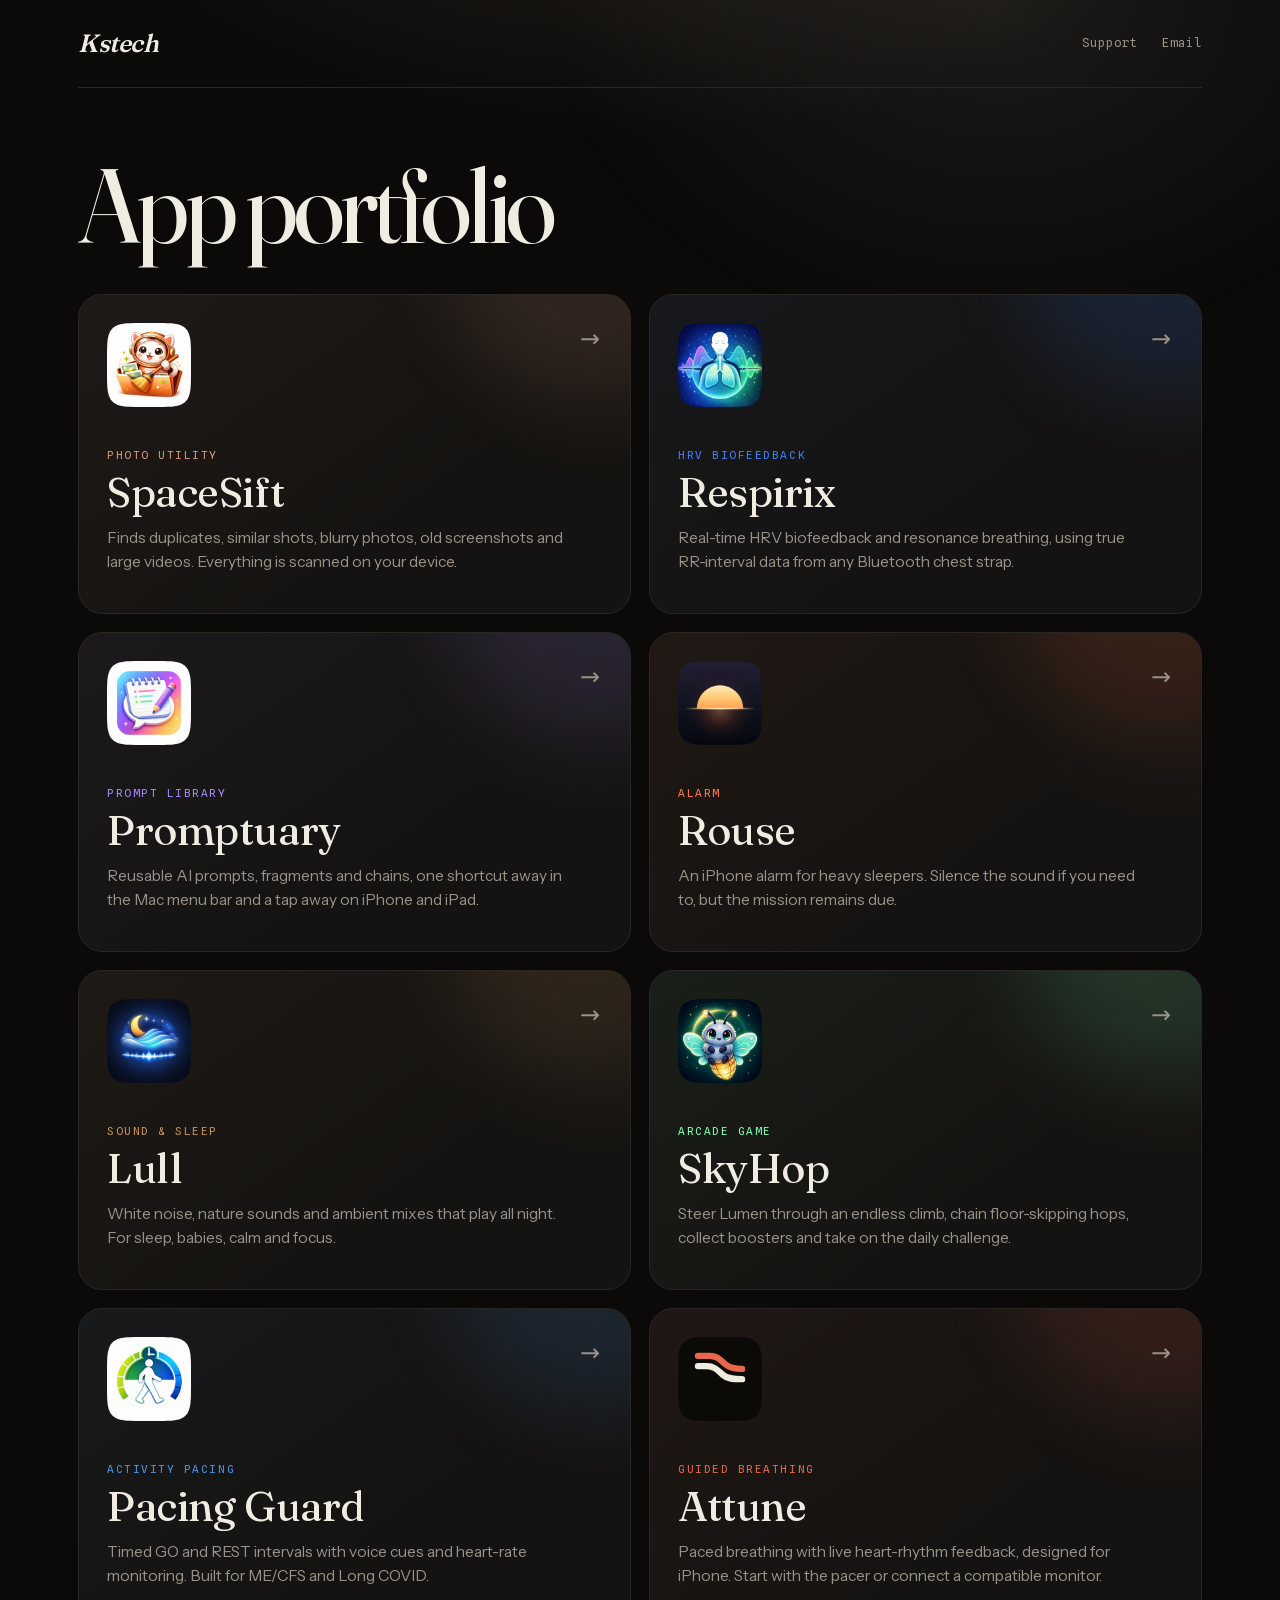
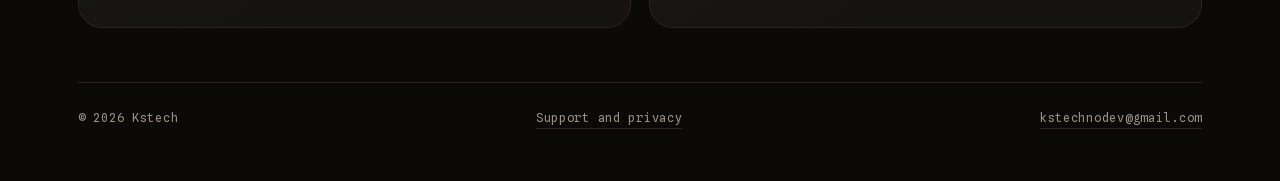
<file: index.html>
<!doctype html>
<html lang="en">
<head>
<meta charset="utf-8">
<meta name="viewport" content="width=device-width, initial-scale=1">
<title>Kstech</title>
<meta name="description" content="Apps from Kstech: SpaceSift, Respirix, Promptuary, Rouse, Lull, SkyHop, Pacing Guard and Attune.">
<meta name="theme-color" content="#0B0A09">
<meta property="og:title" content="Kstech">
<meta property="og:description" content="SpaceSift, Respirix, Promptuary, Rouse, Lull, SkyHop, Pacing Guard and Attune.">
<meta property="og:type" content="website">
<meta property="og:image" content="https://kstech.no/assets/og/kstech.png">
<meta property="og:url" content="https://kstech.no/">
<meta name="twitter:card" content="summary_large_image">

<link rel="icon" href="/assets/favicon-32.png" sizes="32x32">
<link rel="icon" href="/assets/icon-512.png" sizes="512x512">
<link rel="apple-touch-icon" href="/assets/apple-touch-icon.png">

<!-- ============================================================
  Remaining content notes. See README.md §2 for the remaining inventory.
  1. Lull's accent below is the one unverified color. Every other
     accent is the app's own dark-mode --accent, read from its
     live stylesheet.
  2. Legacy app-page icons live in <app>/assets/app-icon.png. Portfolio-only
     logos for the separately hosted apps live in /assets/apps/. Regenerate
     the OG cards and favicon with: python3 scripts/gen-assets.py
============================================================ -->

<link rel="preload" href="/assets/fonts/fraunces-latin-63f165.woff2" as="font" type="font/woff2" crossorigin>
<link rel="preload" href="/assets/fonts/instrument-sans-latin-e190a6.woff2" as="font" type="font/woff2" crossorigin>
<link rel="stylesheet" href="/assets/fonts.css">

<style>
  :root{
    --ink:#0B0A09;        /* warm near-black page ground */
    --card:#151311;       /* app surface */
    --line:#2A2622;       /* hairlines */
    --bone:#F1ECE2;       /* primary text */
    --mist:#9A9287;       /* secondary text */
    --serif:"Fraunces", Georgia, "Times New Roman", serif;
    --sans:"Instrument Sans", system-ui, -apple-system, sans-serif;
    --mono:"Spline Sans Mono", ui-monospace, "SF Mono", Menlo, monospace;
    --squircle:url("/assets/squircle.svg");
    --ambient:var(--mist);   /* recolored by whichever row has attention */
  }

  *{ box-sizing:border-box; margin:0; padding:0; }
  html{ scroll-behavior:smooth; }
  body{
    min-height:100vh;
    background:
      radial-gradient(900px 520px at 50% -240px, #2B2520 0%, transparent 72%),
      var(--ink);
    color:var(--bone);
    font-family:var(--sans);
    font-size:16px;
    line-height:1.55;
    -webkit-font-smoothing:antialiased;
  }
  a{ color:inherit; text-decoration:none; }
  :focus-visible{ outline:2px solid var(--bone); outline-offset:3px; border-radius:2px; }

  .wrap{ max-width:1180px; margin:0 auto; padding:0 28px; }

  /* ---------- ambient light ----------
     A single wash behind everything that takes on the color of the app
     you are pointing at. Adding an app means adding one line to the
     :has() list below. */
  .ambient{
    position:fixed; inset:0; z-index:-1; pointer-events:none;
    background:radial-gradient(50% 54% at 78% 0%,
      color-mix(in srgb, var(--ambient) 12%, transparent) 0%, transparent 72%);
    transition:background .55s ease;
  }
  @supports not (background: color-mix(in srgb, red 10%, blue)){
    .ambient{ display:none; }
  }
  body:has(.shelf li:nth-child(1) :is(:hover,:focus-visible)){ --ambient:#D89878; }
  body:has(.shelf li:nth-child(2) :is(:hover,:focus-visible)){ --ambient:#3B82F6; }
  body:has(.shelf li:nth-child(3) :is(:hover,:focus-visible)){ --ambient:#A78BFA; }
  body:has(.shelf li:nth-child(4) :is(:hover,:focus-visible)){ --ambient:#FF7A45; }
  body:has(.shelf li:nth-child(5) :is(:hover,:focus-visible)){ --ambient:#C8925B; }
  body:has(.shelf li:nth-child(6) :is(:hover,:focus-visible)){ --ambient:#7BFFB3; }
  body:has(.shelf li:nth-child(7) :is(:hover,:focus-visible)){ --ambient:#4D94E8; }
  body:has(.shelf li:nth-child(8) :is(:hover,:focus-visible)){ --ambient:#E8674C; }

  /* ---------- header ---------- */
  .top{
    min-height:88px;
    display:flex; justify-content:space-between; align-items:center;
    border-bottom:1px solid var(--line);
    gap:28px;
  }
  .top a{
    font-family:var(--mono); font-size:12px; letter-spacing:.08em;
    color:var(--mist);
  }
  .top a:hover{ color:var(--bone); }
  .top .wordmark{
    font-family:var(--serif); font-size:25px; font-weight:560;
    font-style:italic; letter-spacing:-.02em; color:var(--bone);
  }
  .top nav{ display:flex; align-items:center; gap:24px; }

  /* ---------- hero ---------- */
  .hero{ padding:72px 0 42px; }
  h1{
    font-family:var(--serif);
    font-weight:430;
    font-size:clamp(54px, 9vw, 104px);
    line-height:.88;
    letter-spacing:-.045em;
  }

  /* ---------- app gallery ---------- */
  .shelf{
    list-style:none;
    display:grid;
    grid-template-columns:repeat(2, minmax(0, 1fr));
    gap:18px;
  }
  .row{
    position:relative;
    min-height:320px;
    display:flex; flex-direction:column; align-items:flex-start;
    padding:28px;
    border:1px solid var(--line);
    border-radius:24px;
    overflow:hidden;
    background:var(--card);
    background:
      linear-gradient(145deg,
        color-mix(in srgb, var(--accent) 5%, var(--card)),
        var(--card) 66%);
    transition:
      transform .28s ease,
      border-color .28s ease,
      background-color .28s ease;
  }
  .row::before{
    content:"";
    position:absolute; width:300px; height:300px; top:-190px; right:-120px;
    border-radius:50%;
    background:var(--accent);
    opacity:.13;
    filter:blur(44px);
    pointer-events:none;
    transition:opacity .28s ease, transform .35s ease;
  }
  .row > div{
    position:relative; z-index:1;
    width:100%; flex:1;
    display:flex; flex-direction:column;
    margin-top:42px;
  }
  @media (hover:hover){
    .row:hover{
      transform:translateY(-4px);
      border-color:color-mix(in srgb, var(--accent) 45%, var(--line));
    }
    .row:hover::before{ opacity:.24; transform:translate(-20px, 28px) scale(1.15); }
    .row:hover .go{ transform:translate(3px, -3px); color:var(--accent); }
    .row:hover .tile{ transform:scale(1.055); }
  }

  /* Superellipse, not a rounded rectangle. Same curve Apple uses for
     icons, so the artwork sits in the shape it was drawn for. */
  .tile{
    position:relative;
    z-index:1;
    width:84px; height:84px;
    display:grid; place-items:center;
    font-family:var(--serif); font-weight:560; font-size:30px;
    color:var(--accent);
    background:
      radial-gradient(120% 120% at 20% 15%,
        color-mix(in srgb, var(--accent) 16%, var(--card)) 0%,
        var(--card) 70%);
    -webkit-mask-image:var(--squircle); mask-image:var(--squircle);
    -webkit-mask-size:100% 100%; mask-size:100% 100%;
    transition:transform .25s ease;
    overflow:hidden;
  }
  @supports not (background: color-mix(in srgb, red 10%, blue)){
    .tile{ background:var(--card); }
  }
  .tile img{
    position:absolute; inset:0;
    width:100%; height:100%; object-fit:cover;
  }

  .row h2{
    font-family:var(--serif); font-weight:430;
    font-size:clamp(30px, 4vw, 42px);
    line-height:1.05; letter-spacing:-0.01em;
  }
  .row .kind{
    margin-bottom:8px;
    font-family:var(--mono); font-size:11px; line-height:1.2;
    letter-spacing:.14em; text-transform:uppercase; color:var(--accent);
  }
  .row .desc{
    margin-top:12px; color:var(--mist);
    max-width:46ch; font-size:15.5px; line-height:1.55;
  }
  .row a.main::after{ content:""; position:absolute; inset:0; z-index:1; }
  .go{
    position:absolute; z-index:2; top:32px; right:30px;
    font-size:24px; line-height:1; color:var(--mist);
    transition:transform .25s ease, color .25s ease;
  }

  /* ---------- footer ---------- */
  footer{
    margin-top:54px; padding:26px 0 52px;
    border-top:1px solid var(--line);
    font-family:var(--mono); font-size:12px; letter-spacing:.06em;
    color:var(--mist);
    display:flex; flex-wrap:wrap; gap:10px 28px;
    justify-content:space-between;
  }
  footer a{ border-bottom:1px solid var(--line); padding-bottom:1px; }
  footer a:hover{ color:var(--bone); }

  /* ---------- entrance ---------- */
  @media (prefers-reduced-motion: no-preference){
    /* `backwards` fill, with the hidden state only inside the keyframe, so an
       animation that never plays leaves the content visible rather than blank. */
    .top, .hero > *, .shelf li{
      animation:rise .6s ease backwards;
    }
    .top{ animation-delay:.02s }
    h1{ animation-delay:.08s }
    .shelf li:nth-child(1){ animation-delay:.16s }
    .shelf li:nth-child(2){ animation-delay:.20s }
    .shelf li:nth-child(3){ animation-delay:.24s }
    .shelf li:nth-child(4){ animation-delay:.28s }
    .shelf li:nth-child(5){ animation-delay:.32s }
    .shelf li:nth-child(6){ animation-delay:.36s }
    .shelf li:nth-child(7){ animation-delay:.40s }
    .shelf li:nth-child(8){ animation-delay:.44s }
    @keyframes rise{ from{ opacity:0; transform:translateY(10px); } }
  }

  /* ---------- mobile ---------- */
  @media (max-width:760px){
    .wrap{ padding:0 18px; }
    .top{ min-height:74px; }
    .top nav{ gap:16px; }
    .top nav a:last-child{ display:none; }
    .hero{ padding:54px 0 30px; }
    .shelf{ grid-template-columns:1fr; gap:14px; }
    .row{ min-height:300px; padding:24px; border-radius:20px; }
    .row > div{ margin-top:34px; }
    .tile{ width:74px; height:74px; font-size:27px; }
    .go{ top:28px; right:26px; }
  }

  /* ---------- page transitions ----------
     Chrome and Safari morph the icon from this shelf into the app page
     header. Browsers without support just navigate as usual. */
  @view-transition{ navigation:auto; }
  @media (prefers-reduced-motion: reduce){
    ::view-transition-group(*),
    ::view-transition-old(*),
    ::view-transition-new(*){ animation:none !important; }
  }
</style>
</head>
<body>

<div class="ambient" aria-hidden="true"></div>
<div class="wrap">

  <header class="top">
    <a class="wordmark" href="/" aria-label="Kstech home">Kstech</a>
    <nav aria-label="Site navigation">
      <a href="/support/">Support</a>
      <a href="mailto:kstechnodev@gmail.com">Email</a>
    </nav>
  </header>

  <main>
  <section class="hero">
    <h1>App portfolio</h1>
  </section>

  <ul class="shelf">

    <li class="row" style="--accent:#D89878"> <!-- spacesift.app dark --accent -->
      <span class="tile" style="view-transition-name:icon-spacesift" aria-hidden="true">S<img src="/spacesift/assets/app-icon.png" alt="" onerror="this.remove()"></span>
      <div>
        <p class="kind">Photo utility</p>
        <a class="main" href="https://spacesift-website.pages.dev/"><h2>SpaceSift</h2></a>
        <p class="desc">Finds duplicates, similar shots, blurry photos, old screenshots and large videos. Everything is scanned on your device.</p>
      </div>
      <span class="go" aria-hidden="true">→</span>
    </li>

    <li class="row" style="--accent:#3B82F6"> <!-- respirix.app --accent -->
      <span class="tile" style="view-transition-name:icon-respirix" aria-hidden="true">R<img src="/respirix/assets/app-icon.png" alt="" onerror="this.remove()"></span>
      <div>
        <p class="kind">HRV biofeedback</p>
        <a class="main" href="https://respirix-website.pages.dev/"><h2>Respirix</h2></a>
        <p class="desc">Real-time HRV biofeedback and resonance breathing, using true RR-interval data from any Bluetooth chest strap.</p>
      </div>
      <span class="go" aria-hidden="true">→</span>
    </li>

    <li class="row" style="--accent:#A78BFA"> <!-- promptuaryapp.com dark --accent -->
      <span class="tile" style="view-transition-name:icon-promptuary" aria-hidden="true">Pr<img src="/promptuary/assets/app-icon.png" alt="" onerror="this.remove()"></span>
      <div>
        <p class="kind">Prompt library</p>
        <a class="main" href="https://promptuary-website.pages.dev/"><h2>Promptuary</h2></a>
        <p class="desc">Reusable AI prompts, fragments and chains, one shortcut away in the Mac menu bar and a tap away on iPhone and iPad.</p>
      </div>
      <span class="go" aria-hidden="true">→</span>
    </li>

    <li class="row" style="--accent:#FF7A45"> <!-- rouseapp.pages.dev --sunrise -->
      <span class="tile" style="view-transition-name:icon-rouse" aria-hidden="true">R<img src="/assets/apps/rouse.png" alt="" onerror="this.remove()"></span>
      <div>
        <p class="kind">Alarm</p>
        <a class="main" href="https://rouseapp.pages.dev/"><h2>Rouse</h2></a>
        <p class="desc">An iPhone alarm for heavy sleepers. Silence the sound if you need to, but the mission remains due.</p>
      </div>
      <span class="go" aria-hidden="true">→</span>
    </li>

    <li class="row" style="--accent:#C8925B"> <!-- lull-website.pages.dev; accent still to verify -->
      <span class="tile" style="view-transition-name:icon-lull" aria-hidden="true">L<img src="/assets/apps/lull.png" alt="" onerror="this.remove()"></span>
      <div>
        <p class="kind">Sound &amp; sleep</p>
        <a class="main" href="https://lull-website.pages.dev/"><h2>Lull</h2></a>
        <p class="desc">White noise, nature sounds and ambient mixes that play all night. For sleep, babies, calm and focus.</p>
      </div>
      <span class="go" aria-hidden="true">→</span>
    </li>

    <li class="row" style="--accent:#7BFFB3"> <!-- skyhop-a7j.pages.dev --accent -->
      <span class="tile" style="view-transition-name:icon-skyhop" aria-hidden="true">S<img src="/assets/apps/skyhop.png" alt="" onerror="this.remove()"></span>
      <div>
        <p class="kind">Arcade game</p>
        <a class="main" href="https://skyhop-a7j.pages.dev/"><h2>SkyHop</h2></a>
        <p class="desc">Steer Lumen through an endless climb, chain floor-skipping hops, collect boosters and take on the daily challenge.</p>
      </div>
      <span class="go" aria-hidden="true">→</span>
    </li>

    <li class="row" style="--accent:#4D94E8"> <!-- pacingguard.app dark --accent -->
      <span class="tile" style="view-transition-name:icon-pacingguard" aria-hidden="true">P<img src="/pacingguard/assets/app-icon.png" alt="" onerror="this.remove()"></span>
      <div>
        <p class="kind">Activity pacing</p>
        <a class="main" href="https://pacingguard-website.pages.dev/"><h2>Pacing Guard</h2></a>
        <p class="desc">Timed GO and REST intervals with voice cues and heart-rate monitoring. Built for ME/CFS and Long COVID.</p>
      </div>
      <span class="go" aria-hidden="true">→</span>
    </li>

    <li class="row" style="--accent:#E8674C"> <!-- attune-ev8.pages.dev --coral -->
      <span class="tile" style="view-transition-name:icon-attune" aria-hidden="true">A<img src="/assets/apps/attune.svg" alt="" onerror="this.remove()"></span>
      <div>
        <p class="kind">Guided breathing</p>
        <a class="main" href="https://attune-ev8.pages.dev/"><h2>Attune</h2></a>
        <p class="desc">Paced breathing with live heart-rhythm feedback, designed for iPhone. Start with the pacer or connect a compatible monitor.</p>
      </div>
      <span class="go" aria-hidden="true">→</span>
    </li>

  </ul>
  </main>

  <footer id="contact">
    <span>© 2026 Kstech</span>
    <a href="/support/">Support and privacy</a>
    <a href="mailto:kstechnodev@gmail.com">kstechnodev@gmail.com</a>
  </footer>

</div>

<script type="application/ld+json">
{
  "@context": "https://schema.org",
  "@type": "ItemList",
  "name": "Apps by Kstech",
  "itemListElement": [
    {
      "@type": "ListItem", "position": 1,
      "item": {
        "@type": "SoftwareApplication",
        "name": "SpaceSift",
        "applicationCategory": "UtilitiesApplication",
        "operatingSystem": "iOS, iPadOS",
        "url": "https://spacesift-website.pages.dev/",
        "sameAs": "https://apps.apple.com/app/spacesift-photo-cleaner/id6760221975"
      }
    },
    {
      "@type": "ListItem", "position": 2,
      "item": {
        "@type": "SoftwareApplication",
        "name": "Respirix",
        "applicationCategory": "HealthApplication",
        "operatingSystem": "iOS",
        "url": "https://respirix-website.pages.dev/",
        "sameAs": "https://apps.apple.com/app/respirix/id6758206591"
      }
    },
    {
      "@type": "ListItem", "position": 3,
      "item": {
        "@type": "SoftwareApplication",
        "name": "Promptuary",
        "applicationCategory": "ProductivityApplication",
        "operatingSystem": "macOS, iOS, iPadOS",
        "url": "https://promptuary-website.pages.dev/",
        "sameAs": "https://apps.apple.com/app/promptuary/id6759801317"
      }
    },
    {
      "@type": "ListItem", "position": 4,
      "item": {
        "@type": "SoftwareApplication",
        "name": "Rouse",
        "applicationCategory": "LifestyleApplication",
        "operatingSystem": "iOS",
        "url": "https://rouseapp.pages.dev/"
      }
    },
    {
      "@type": "ListItem", "position": 5,
      "item": {
        "@type": "SoftwareApplication",
        "name": "Lull",
        "applicationCategory": "LifestyleApplication",
        "operatingSystem": "iOS",
        "url": "https://lull-website.pages.dev/"
      }
    },
    {
      "@type": "ListItem", "position": 6,
      "item": {
        "@type": "SoftwareApplication",
        "name": "SkyHop",
        "applicationCategory": "GameApplication",
        "operatingSystem": "iOS, iPadOS",
        "url": "https://skyhop-a7j.pages.dev/",
        "sameAs": "https://apps.apple.com/app/skyhop"
      }
    },
    {
      "@type": "ListItem", "position": 7,
      "item": {
        "@type": "SoftwareApplication",
        "name": "Pacing Guard",
        "applicationCategory": "HealthApplication",
        "operatingSystem": "iOS, iPadOS",
        "url": "https://pacingguard-website.pages.dev/",
        "sameAs": "https://apps.apple.com/us/app/pacing-guard/id6757980383",
        "offers": { "@type": "Offer", "price": "1.99", "priceCurrency": "USD" }
      }
    },
    {
      "@type": "ListItem", "position": 8,
      "item": {
        "@type": "SoftwareApplication",
        "name": "Attune",
        "applicationCategory": "HealthApplication",
        "operatingSystem": "iOS",
        "url": "https://attune-ev8.pages.dev/"
      }
    }
  ]
}
</script>
</body>
</html>
</file>
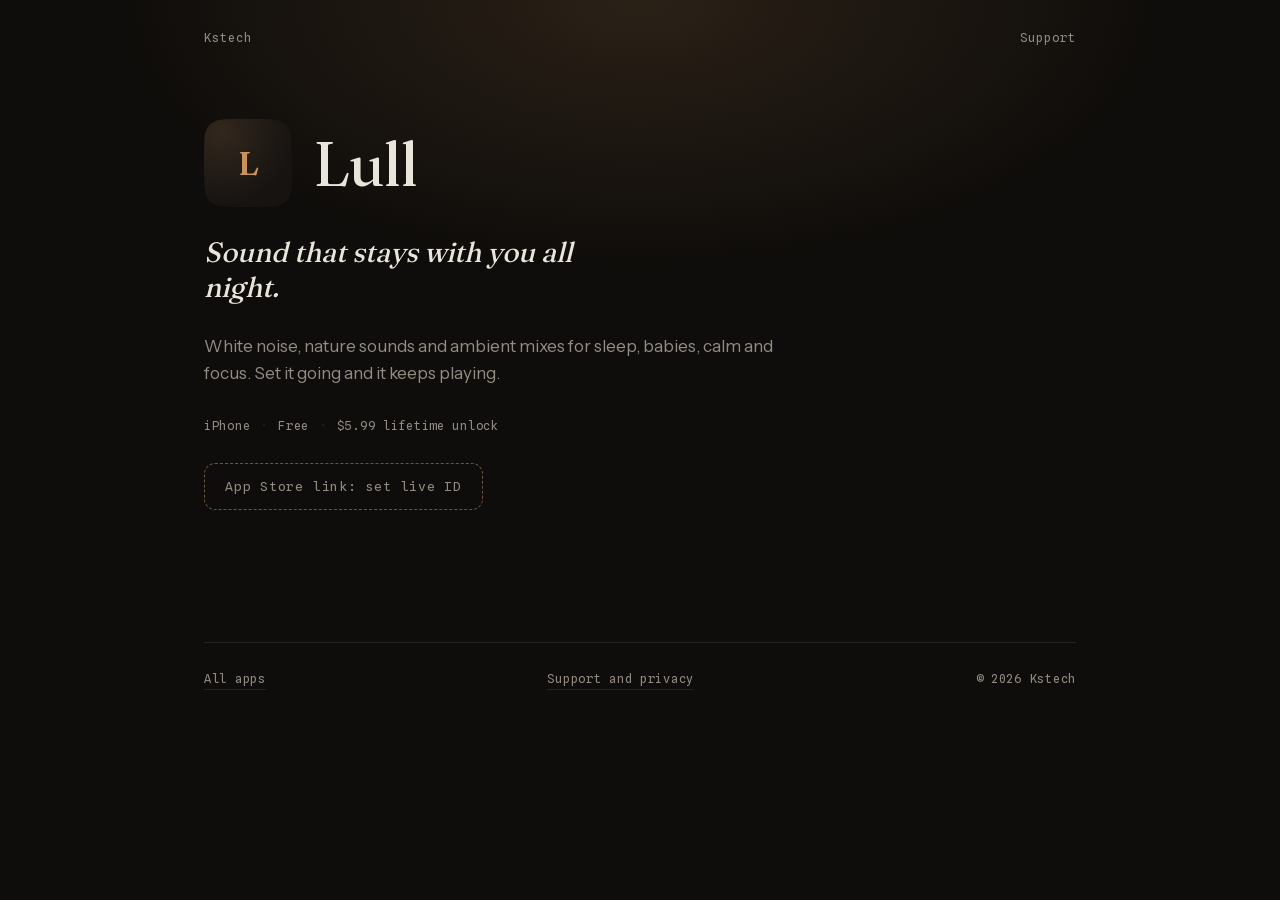
<file: lull/index.html>
<!doctype html>
<html lang="en">
<head>
<meta charset="utf-8">
<meta name="viewport" content="width=device-width, initial-scale=1">
<title>Lull · Kstech</title>
<meta name="description" content="Lull plays white noise, nature sounds and ambient mixes all night, for sleep, babies, calm and focus.">
<meta name="theme-color" content="#0F0D0B">
<meta property="og:title" content="Lull">
<meta property="og:description" content="White noise, nature sounds and ambient mixes that play all night.">
<meta property="og:type" content="website">
<meta property="og:image" content="https://kstech.no/assets/og/lull.png">
<meta property="og:url" content="https://kstech.no/lull/">
<meta name="twitter:card" content="summary_large_image">
<link rel="icon" href="/assets/favicon-32.png" sizes="32x32">
<link rel="apple-touch-icon" href="/assets/apple-touch-icon.png">
<link rel="stylesheet" href="/assets/fonts.css">
<link rel="stylesheet" href="/assets/app.css">

<!-- ============================================================
  INCOMPLETE ON PURPOSE. Lull is the one app whose live site could
  not be located (lull.app is a parked domain that is not yours),
  so nothing here is invented. Still needed:
    1. App Store ID, to replace the disabled button below
    2. lull/assets/app-icon.png, so the tile stops showing "L"
    3. The real brand accent, to replace #C8925B on <body>
    4. A "What it does" section, matching the other four app pages
  Once the ID is known, `python3 scripts/gen-assets.py` will pull the
  icon and rebuild this page's OG card automatically.
============================================================ -->
</head>
<body style="--accent:#C8925B">

<div class="ambient" aria-hidden="true"></div>
<div class="wrap">

  <header class="top">
    <a href="/">Kstech</a>
    <nav>
      <a href="/support/">Support</a>
    </nav>
  </header>

  <section class="hero">
    <div class="id">
      <span class="icon" style="view-transition-name:icon-lull" aria-hidden="true">L</span>
      <h1>Lull</h1>
    </div>
    <p class="tagline">Sound that stays with you all night.</p>
    <p class="lede">
      White noise, nature sounds and ambient mixes for sleep, babies, calm and focus.
      Set it going and it keeps playing.
    </p>
    <p class="facts">
      <span>iPhone</span><span class="sep">·</span>
      <span>Free</span><span class="sep">·</span>
      <span>$5.99 lifetime unlock</span>
    </p>
    <span class="cta pending">App Store link: set live ID</span>
  </section>

  <footer>
    <a href="/">All apps</a>
    <a href="/support/">Support and privacy</a>
    <span>© 2026 Kstech</span>
  </footer>

</div>

<script type="application/ld+json">
{
  "@context": "https://schema.org",
  "@type": "SoftwareApplication",
  "name": "Lull",
  "applicationCategory": "LifestyleApplication",
  "operatingSystem": "iOS"
}
</script>
</body>
</html>
</file>
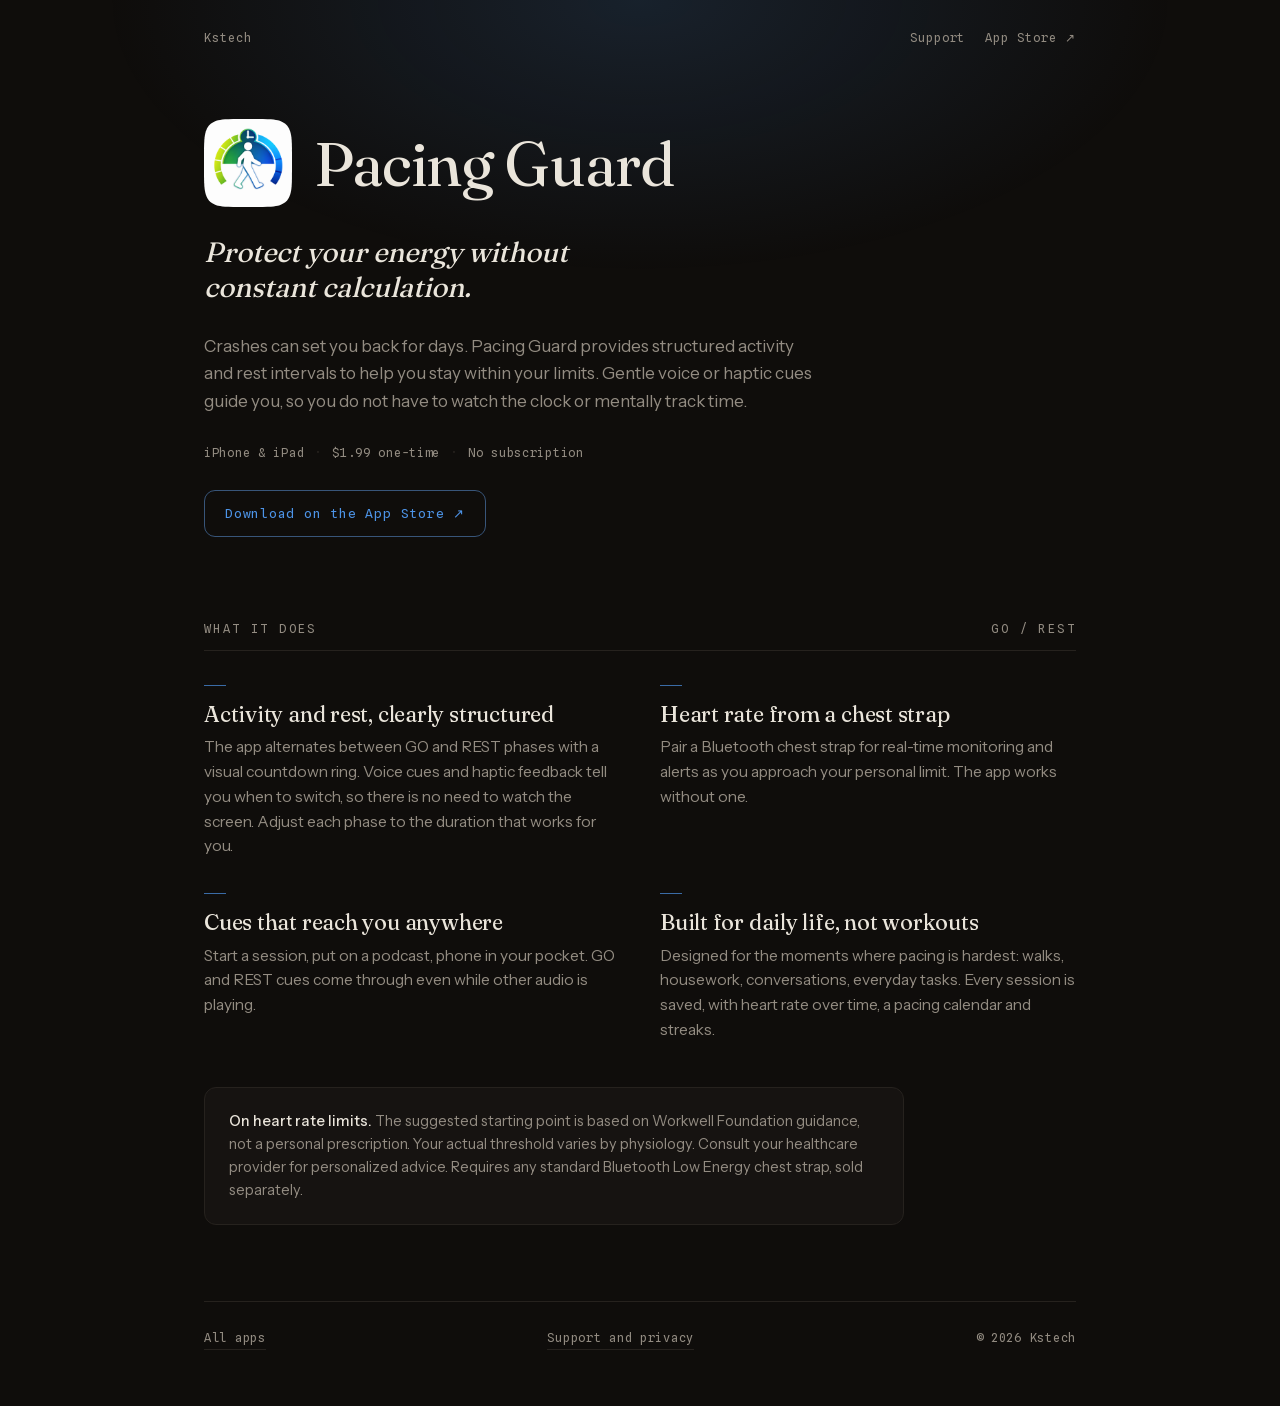
<file: pacingguard/index.html>
<!doctype html>
<html lang="en">
<head>
<meta charset="utf-8">
<meta name="viewport" content="width=device-width, initial-scale=1">
<title>Pacing Guard · Kstech</title>
<meta name="description" content="Pacing Guard structures activity and rest with timed GO and REST intervals, voice cues and heart rate monitoring. Built for people with ME/CFS and Long COVID.">
<meta name="theme-color" content="#0F0D0B">
<meta property="og:title" content="Pacing Guard">
<meta property="og:description" content="Timed GO and REST intervals with voice cues and heart-rate monitoring. Built for ME/CFS and Long COVID.">
<meta property="og:type" content="website">
<meta property="og:image" content="https://kstech.no/assets/og/pacingguard.png">
<meta property="og:url" content="https://kstech.no/pacingguard/">
<meta name="twitter:card" content="summary_large_image">
<link rel="icon" href="/assets/favicon-32.png" sizes="32x32">
<link rel="apple-touch-icon" href="/assets/apple-touch-icon.png">
<link rel="stylesheet" href="/assets/fonts.css">
<link rel="stylesheet" href="/assets/app.css">
</head>
<body style="--accent:#4D94E8">

<div class="ambient" aria-hidden="true"></div>
<div class="wrap">

  <header class="top">
    <a href="/">Kstech</a>
    <nav>
      <a href="/support/">Support</a>
      <a href="https://apps.apple.com/us/app/pacing-guard/id6757980383">App Store ↗</a>
    </nav>
  </header>

  <section class="hero">
    <div class="id">
      <span class="icon" style="view-transition-name:icon-pacingguard" aria-hidden="true">P<img src="assets/app-icon.png" alt="" onerror="this.remove()"></span>
      <h1>Pacing Guard</h1>
    </div>
    <p class="tagline">Protect your energy without constant calculation.</p>
    <p class="lede">
      Crashes can set you back for days. Pacing Guard provides structured activity and
      rest intervals to help you stay within your limits. Gentle voice or haptic cues
      guide you, so you do not have to watch the clock or mentally track time.
    </p>
    <p class="facts">
      <span>iPhone &amp; iPad</span><span class="sep">·</span>
      <span>$1.99 one-time</span><span class="sep">·</span>
      <span>No subscription</span>
    </p>
    <a class="cta" href="https://apps.apple.com/us/app/pacing-guard/id6757980383">Download on the App Store ↗</a>
  </section>

  <section class="block">
    <div class="section-label"><span>What it does</span><span>GO / REST</span></div>
    <ul class="feats">
      <li>
        <h3>Activity and rest, clearly structured</h3>
        <p>The app alternates between GO and REST phases with a visual countdown ring.
           Voice cues and haptic feedback tell you when to switch, so there is no need
           to watch the screen. Adjust each phase to the duration that works for you.</p>
      </li>
      <li>
        <h3>Heart rate from a chest strap</h3>
        <p>Pair a Bluetooth chest strap for real-time monitoring and alerts as you
           approach your personal limit. The app works without one.</p>
      </li>
      <li>
        <h3>Cues that reach you anywhere</h3>
        <p>Start a session, put on a podcast, phone in your pocket. GO and REST cues
           come through even while other audio is playing.</p>
      </li>
      <li>
        <h3>Built for daily life, not workouts</h3>
        <p>Designed for the moments where pacing is hardest: walks, housework,
           conversations, everyday tasks. Every session is saved, with heart rate over
           time, a pacing calendar and streaks.</p>
      </li>
    </ul>

    <p class="note">
      <strong>On heart rate limits.</strong> The suggested starting point is based on
      Workwell Foundation guidance, not a personal prescription. Your actual threshold
      varies by physiology. Consult your healthcare provider for personalized advice.
      Requires any standard Bluetooth Low Energy chest strap, sold separately.
    </p>
  </section>

  <footer>
    <a href="/">All apps</a>
    <a href="/support/">Support and privacy</a>
    <span>© 2026 Kstech</span>
  </footer>

</div>

<script type="application/ld+json">
{
  "@context": "https://schema.org",
  "@type": "SoftwareApplication",
  "name": "Pacing Guard",
  "applicationCategory": "HealthApplication",
  "operatingSystem": "iOS, iPadOS",
  "url": "https://apps.apple.com/us/app/pacing-guard/id6757980383",
  "offers": { "@type": "Offer", "price": "1.99", "priceCurrency": "USD" }
}
</script>
</body>
</html>
</file>
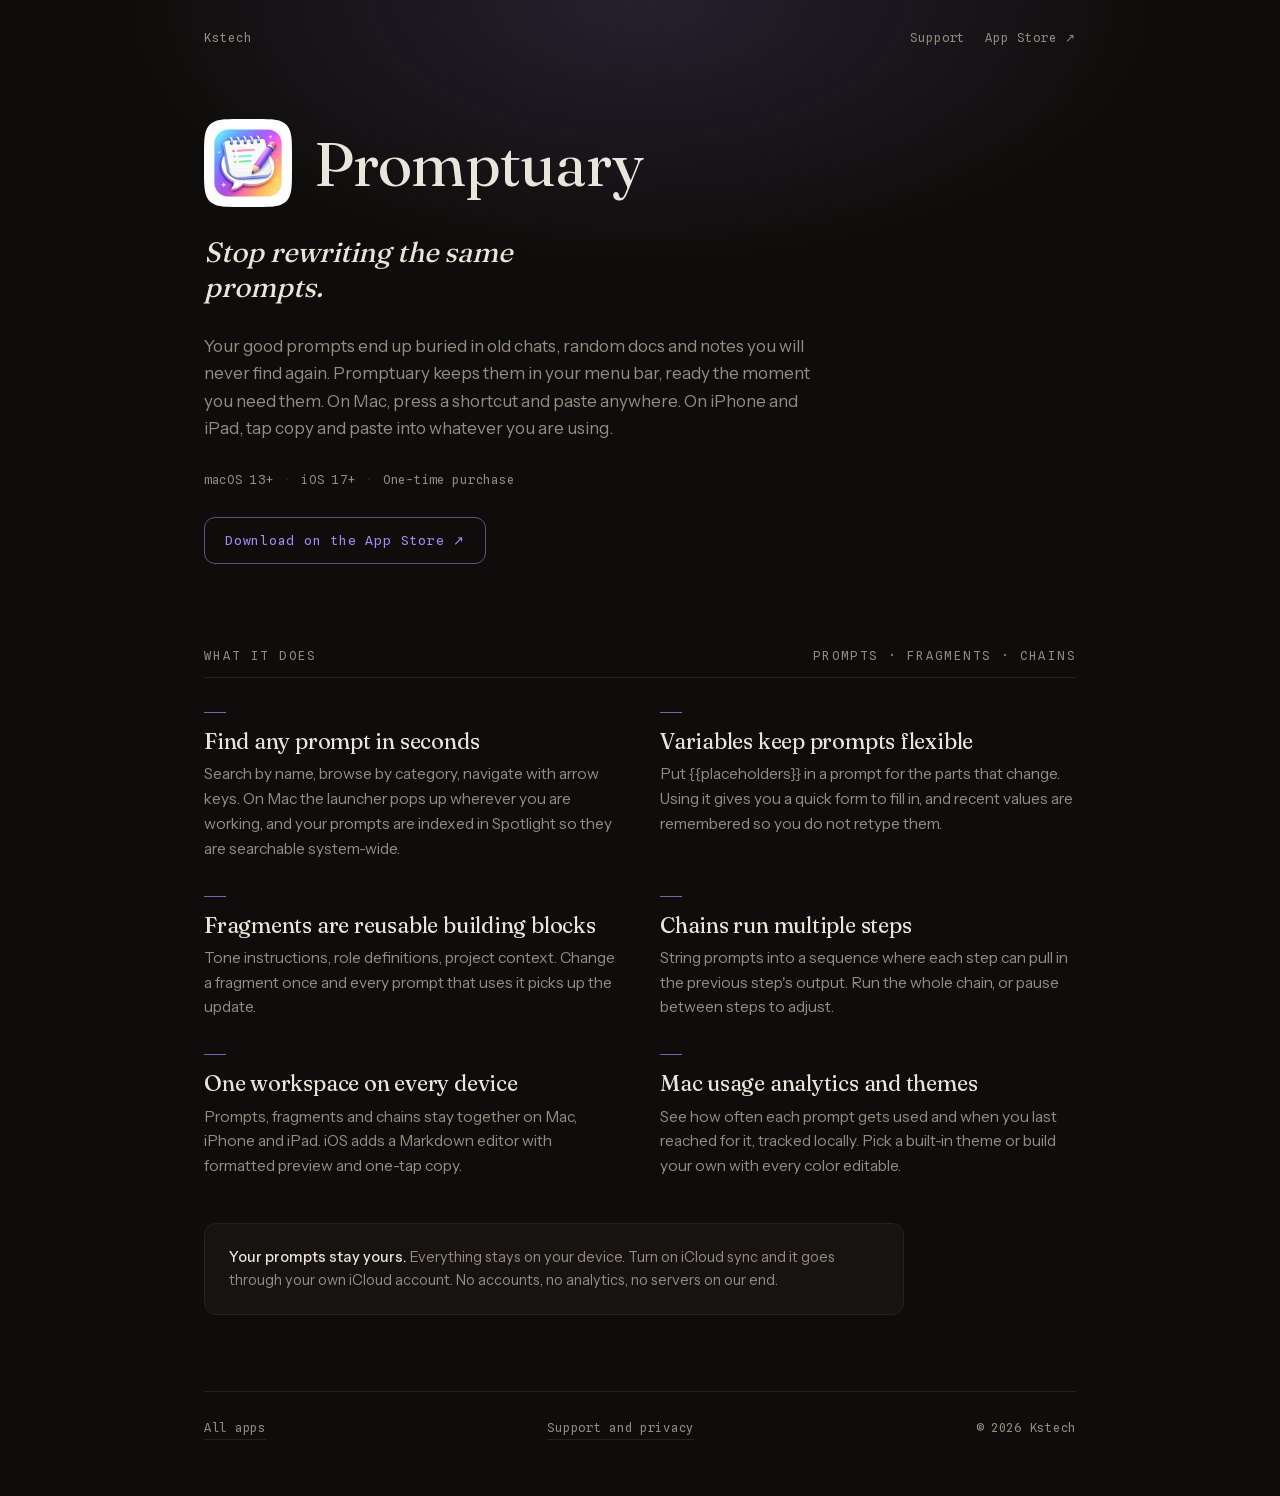
<file: promptuary/index.html>
<!doctype html>
<html lang="en">
<head>
<meta charset="utf-8">
<meta name="viewport" content="width=device-width, initial-scale=1">
<title>Promptuary · Kstech</title>
<meta name="description" content="Promptuary keeps reusable AI prompts, fragments and chains ready on Mac, iPhone and iPad. Global shortcut on Mac, one-tap copy on iOS. One-time purchase.">
<meta name="theme-color" content="#0F0D0B">
<meta property="og:title" content="Promptuary">
<meta property="og:description" content="Reusable AI prompts, fragments and chains, one shortcut away.">
<meta property="og:type" content="website">
<meta property="og:image" content="https://kstech.no/assets/og/promptuary.png">
<meta property="og:url" content="https://kstech.no/promptuary/">
<meta name="twitter:card" content="summary_large_image">
<link rel="icon" href="/assets/favicon-32.png" sizes="32x32">
<link rel="apple-touch-icon" href="/assets/apple-touch-icon.png">
<link rel="stylesheet" href="/assets/fonts.css">
<link rel="stylesheet" href="/assets/app.css">
</head>
<body style="--accent:#A78BFA">

<div class="ambient" aria-hidden="true"></div>
<div class="wrap">

  <header class="top">
    <a href="/">Kstech</a>
    <nav>
      <a href="/support/">Support</a>
      <a href="https://apps.apple.com/app/promptuary/id6759801317">App Store ↗</a>
    </nav>
  </header>

  <section class="hero">
    <div class="id">
      <span class="icon" style="view-transition-name:icon-promptuary" aria-hidden="true">Pr<img src="assets/app-icon.png" alt="" onerror="this.remove()"></span>
      <h1>Promptuary</h1>
    </div>
    <p class="tagline">Stop rewriting the same prompts.</p>
    <p class="lede">
      Your good prompts end up buried in old chats, random docs and notes you will never
      find again. Promptuary keeps them in your menu bar, ready the moment you need them.
      On Mac, press a shortcut and paste anywhere. On iPhone and iPad, tap copy and paste
      into whatever you are using.
    </p>
    <p class="facts">
      <span>macOS 13+</span><span class="sep">·</span>
      <span>iOS 17+</span><span class="sep">·</span>
      <span>One-time purchase</span>
    </p>
    <a class="cta" href="https://apps.apple.com/app/promptuary/id6759801317">Download on the App Store ↗</a>
  </section>

  <section class="block">
    <div class="section-label"><span>What it does</span><span>Prompts · Fragments · Chains</span></div>
    <ul class="feats">
      <li>
        <h3>Find any prompt in seconds</h3>
        <p>Search by name, browse by category, navigate with arrow keys. On Mac the
           launcher pops up wherever you are working, and your prompts are indexed in
           Spotlight so they are searchable system-wide.</p>
      </li>
      <li>
        <h3>Variables keep prompts flexible</h3>
        <p>Put {{placeholders}} in a prompt for the parts that change. Using it gives you
           a quick form to fill in, and recent values are remembered so you do not retype
           them.</p>
      </li>
      <li>
        <h3>Fragments are reusable building blocks</h3>
        <p>Tone instructions, role definitions, project context. Change a fragment once
           and every prompt that uses it picks up the update.</p>
      </li>
      <li>
        <h3>Chains run multiple steps</h3>
        <p>String prompts into a sequence where each step can pull in the previous step's
           output. Run the whole chain, or pause between steps to adjust.</p>
      </li>
      <li>
        <h3>One workspace on every device</h3>
        <p>Prompts, fragments and chains stay together on Mac, iPhone and iPad. iOS adds
           a Markdown editor with formatted preview and one-tap copy.</p>
      </li>
      <li>
        <h3>Mac usage analytics and themes</h3>
        <p>See how often each prompt gets used and when you last reached for it, tracked
           locally. Pick a built-in theme or build your own with every color editable.</p>
      </li>
    </ul>

    <p class="note">
      <strong>Your prompts stay yours.</strong> Everything stays on your device. Turn on
      iCloud sync and it goes through your own iCloud account. No accounts, no analytics,
      no servers on our end.
    </p>
  </section>

  <footer>
    <a href="/">All apps</a>
    <a href="/support/">Support and privacy</a>
    <span>© 2026 Kstech</span>
  </footer>

</div>

<script type="application/ld+json">
{
  "@context": "https://schema.org",
  "@type": "SoftwareApplication",
  "name": "Promptuary",
  "applicationCategory": "ProductivityApplication",
  "operatingSystem": "macOS, iOS, iPadOS",
  "url": "https://apps.apple.com/app/promptuary/id6759801317"
}
</script>
</body>
</html>
</file>
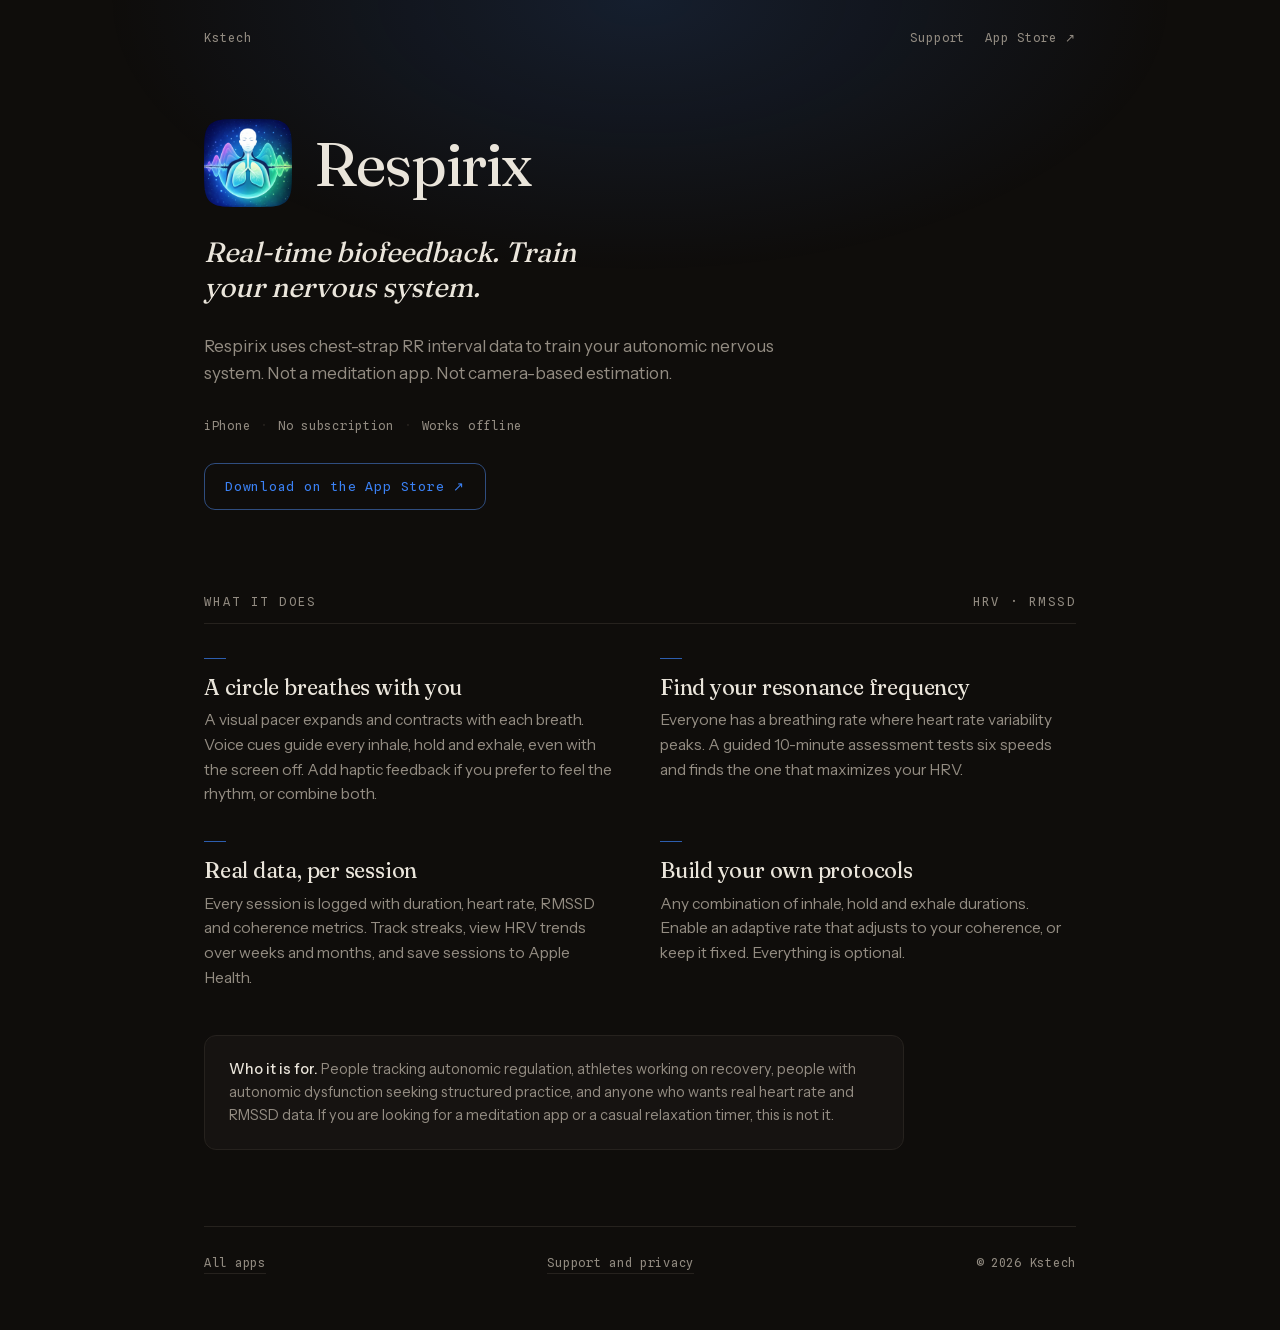
<file: respirix/index.html>
<!doctype html>
<html lang="en">
<head>
<meta charset="utf-8">
<meta name="viewport" content="width=device-width, initial-scale=1">
<title>Respirix · Kstech</title>
<meta name="description" content="Respirix is a real-time HRV biofeedback app. Live heart rate, per-session RMSSD analysis, resonance breathing and true RR interval data from any Bluetooth chest strap. No subscription.">
<meta name="theme-color" content="#0F0D0B">
<meta property="og:title" content="Respirix">
<meta property="og:description" content="Real-time HRV biofeedback and resonance breathing from a Bluetooth chest strap.">
<meta property="og:type" content="website">
<meta property="og:image" content="https://kstech.no/assets/og/respirix.png">
<meta property="og:url" content="https://kstech.no/respirix/">
<meta name="twitter:card" content="summary_large_image">
<link rel="icon" href="/assets/favicon-32.png" sizes="32x32">
<link rel="apple-touch-icon" href="/assets/apple-touch-icon.png">
<link rel="stylesheet" href="/assets/fonts.css">
<link rel="stylesheet" href="/assets/app.css">
</head>
<body style="--accent:#3B82F6">

<div class="ambient" aria-hidden="true"></div>
<div class="wrap">

  <header class="top">
    <a href="/">Kstech</a>
    <nav>
      <a href="/support/">Support</a>
      <a href="https://apps.apple.com/app/respirix/id6758206591">App Store ↗</a>
    </nav>
  </header>

  <section class="hero">
    <div class="id">
      <span class="icon" style="view-transition-name:icon-respirix" aria-hidden="true">R<img src="assets/app-icon.png" alt="" onerror="this.remove()"></span>
      <h1>Respirix</h1>
    </div>
    <p class="tagline">Real-time biofeedback. Train your nervous system.</p>
    <p class="lede">
      Respirix uses chest-strap RR interval data to train your autonomic nervous system.
      Not a meditation app. Not camera-based estimation.
    </p>
    <p class="facts">
      <span>iPhone</span><span class="sep">·</span>
      <span>No subscription</span><span class="sep">·</span>
      <span>Works offline</span>
    </p>
    <a class="cta" href="https://apps.apple.com/app/respirix/id6758206591">Download on the App Store ↗</a>
  </section>

  <section class="block">
    <div class="section-label"><span>What it does</span><span>HRV · RMSSD</span></div>
    <ul class="feats">
      <li>
        <h3>A circle breathes with you</h3>
        <p>A visual pacer expands and contracts with each breath. Voice cues guide every
           inhale, hold and exhale, even with the screen off. Add haptic feedback if you
           prefer to feel the rhythm, or combine both.</p>
      </li>
      <li>
        <h3>Find your resonance frequency</h3>
        <p>Everyone has a breathing rate where heart rate variability peaks. A guided
           10-minute assessment tests six speeds and finds the one that maximizes your HRV.</p>
      </li>
      <li>
        <h3>Real data, per session</h3>
        <p>Every session is logged with duration, heart rate, RMSSD and coherence metrics.
           Track streaks, view HRV trends over weeks and months, and save sessions to
           Apple Health.</p>
      </li>
      <li>
        <h3>Build your own protocols</h3>
        <p>Any combination of inhale, hold and exhale durations. Enable an adaptive rate
           that adjusts to your coherence, or keep it fixed. Everything is optional.</p>
      </li>
    </ul>

    <p class="note">
      <strong>Who it is for.</strong> People tracking autonomic regulation, athletes
      working on recovery, people with autonomic dysfunction seeking structured practice,
      and anyone who wants real heart rate and RMSSD data. If you are looking for a
      meditation app or a casual relaxation timer, this is not it.
    </p>
  </section>

  <footer>
    <a href="/">All apps</a>
    <a href="/support/">Support and privacy</a>
    <span>© 2026 Kstech</span>
  </footer>

</div>

<script type="application/ld+json">
{
  "@context": "https://schema.org",
  "@type": "SoftwareApplication",
  "name": "Respirix",
  "applicationCategory": "HealthApplication",
  "operatingSystem": "iOS",
  "url": "https://apps.apple.com/app/respirix/id6758206591"
}
</script>
</body>
</html>
</file>
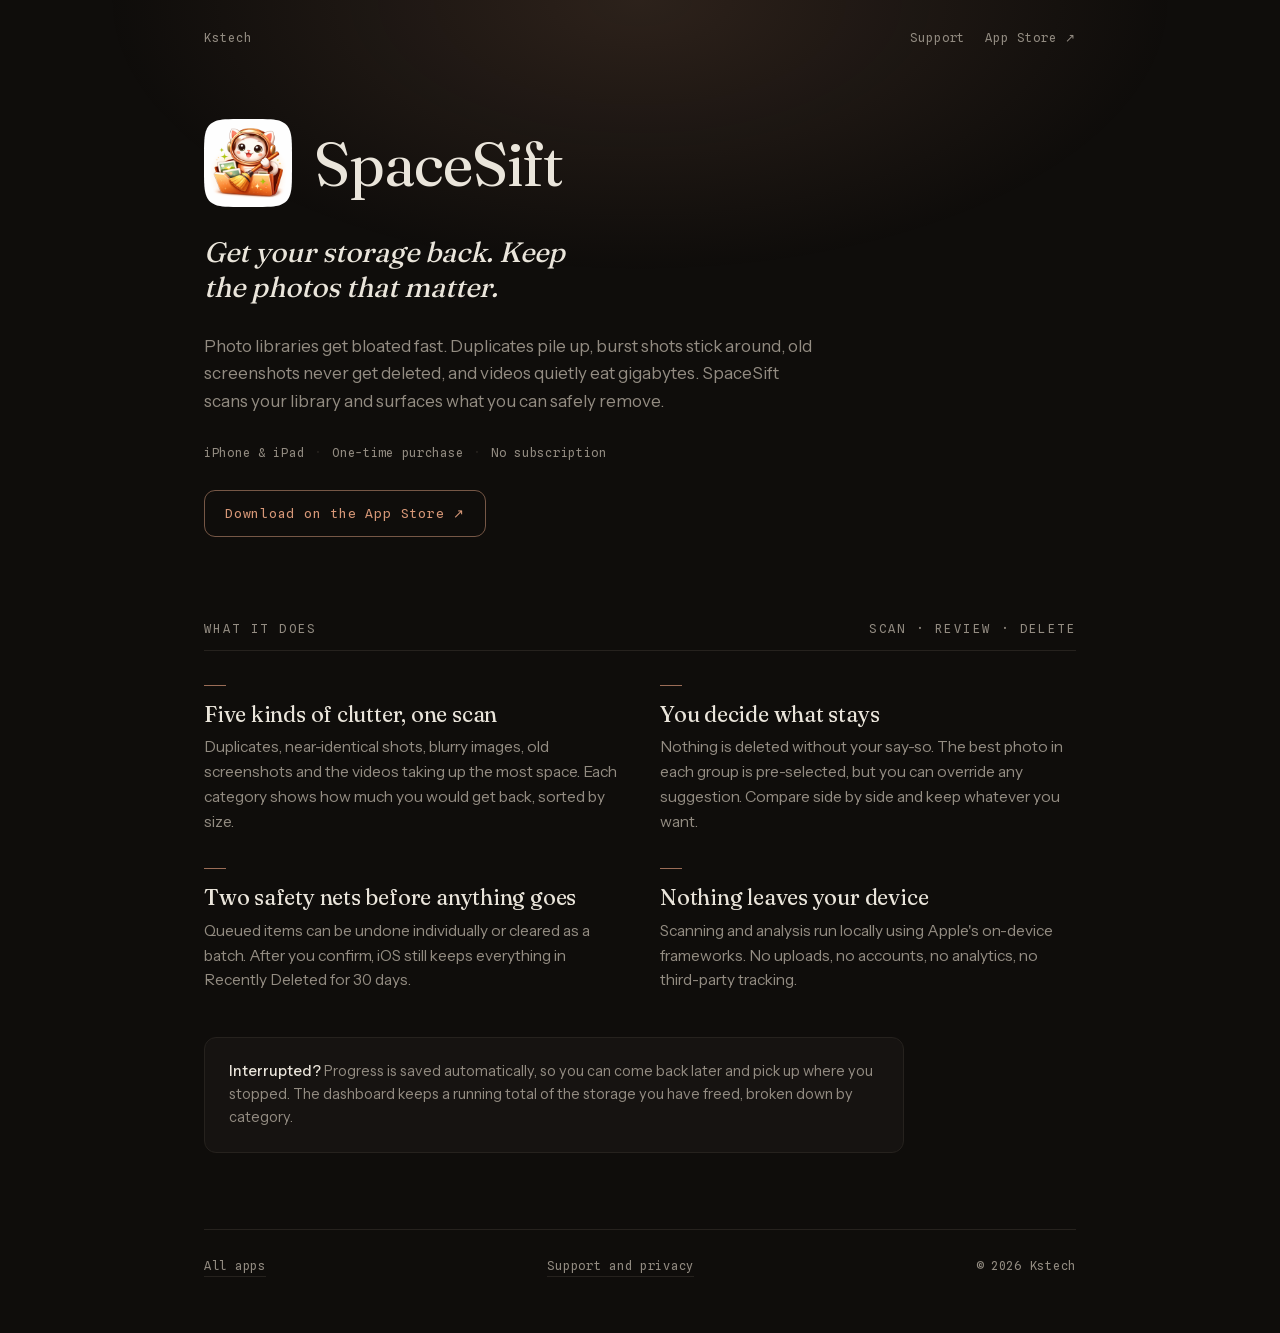
<file: spacesift/index.html>
<!doctype html>
<html lang="en">
<head>
<meta charset="utf-8">
<meta name="viewport" content="width=device-width, initial-scale=1">
<title>SpaceSift · Kstech</title>
<meta name="description" content="SpaceSift finds duplicates, similar photos, blurry shots, old screenshots and large videos on your iPhone so you can free up storage. Everything is scanned on-device.">
<meta name="theme-color" content="#0F0D0B">
<meta property="og:title" content="SpaceSift">
<meta property="og:description" content="Finds duplicates, blurry shots, old screenshots and large videos on your device.">
<meta property="og:type" content="website">
<meta property="og:image" content="https://kstech.no/assets/og/spacesift.png">
<meta property="og:url" content="https://kstech.no/spacesift/">
<meta name="twitter:card" content="summary_large_image">
<link rel="icon" href="/assets/favicon-32.png" sizes="32x32">
<link rel="apple-touch-icon" href="/assets/apple-touch-icon.png">
<link rel="stylesheet" href="/assets/fonts.css">
<link rel="stylesheet" href="/assets/app.css">
</head>
<body style="--accent:#D89878">

<div class="ambient" aria-hidden="true"></div>
<div class="wrap">

  <header class="top">
    <a href="/">Kstech</a>
    <nav>
      <a href="/support/">Support</a>
      <a href="https://apps.apple.com/app/spacesift-photo-cleaner/id6760221975">App Store ↗</a>
    </nav>
  </header>

  <section class="hero">
    <div class="id">
      <span class="icon" style="view-transition-name:icon-spacesift" aria-hidden="true">S<img src="assets/app-icon.png" alt="" onerror="this.remove()"></span>
      <h1>SpaceSift</h1>
    </div>
    <p class="tagline">Get your storage back. Keep the photos that matter.</p>
    <p class="lede">
      Photo libraries get bloated fast. Duplicates pile up, burst shots stick around,
      old screenshots never get deleted, and videos quietly eat gigabytes. SpaceSift
      scans your library and surfaces what you can safely remove.
    </p>
    <p class="facts">
      <span>iPhone &amp; iPad</span><span class="sep">·</span>
      <span>One-time purchase</span><span class="sep">·</span>
      <span>No subscription</span>
    </p>
    <a class="cta" href="https://apps.apple.com/app/spacesift-photo-cleaner/id6760221975">Download on the App Store ↗</a>
  </section>

  <section class="block">
    <div class="section-label"><span>What it does</span><span>Scan · Review · Delete</span></div>
    <ul class="feats">
      <li>
        <h3>Five kinds of clutter, one scan</h3>
        <p>Duplicates, near-identical shots, blurry images, old screenshots and the videos
           taking up the most space. Each category shows how much you would get back,
           sorted by size.</p>
      </li>
      <li>
        <h3>You decide what stays</h3>
        <p>Nothing is deleted without your say-so. The best photo in each group is
           pre-selected, but you can override any suggestion. Compare side by side and
           keep whatever you want.</p>
      </li>
      <li>
        <h3>Two safety nets before anything goes</h3>
        <p>Queued items can be undone individually or cleared as a batch. After you
           confirm, iOS still keeps everything in Recently Deleted for 30 days.</p>
      </li>
      <li>
        <h3>Nothing leaves your device</h3>
        <p>Scanning and analysis run locally using Apple's on-device frameworks. No
           uploads, no accounts, no analytics, no third-party tracking.</p>
      </li>
    </ul>

    <p class="note">
      <strong>Interrupted?</strong> Progress is saved automatically, so you can come back
      later and pick up where you stopped. The dashboard keeps a running total of the
      storage you have freed, broken down by category.
    </p>
  </section>

  <footer>
    <a href="/">All apps</a>
    <a href="/support/">Support and privacy</a>
    <span>© 2026 Kstech</span>
  </footer>

</div>

<script type="application/ld+json">
{
  "@context": "https://schema.org",
  "@type": "SoftwareApplication",
  "name": "SpaceSift",
  "applicationCategory": "UtilitiesApplication",
  "operatingSystem": "iOS, iPadOS",
  "url": "https://apps.apple.com/app/spacesift-photo-cleaner/id6760221975"
}
</script>
</body>
</html>
</file>
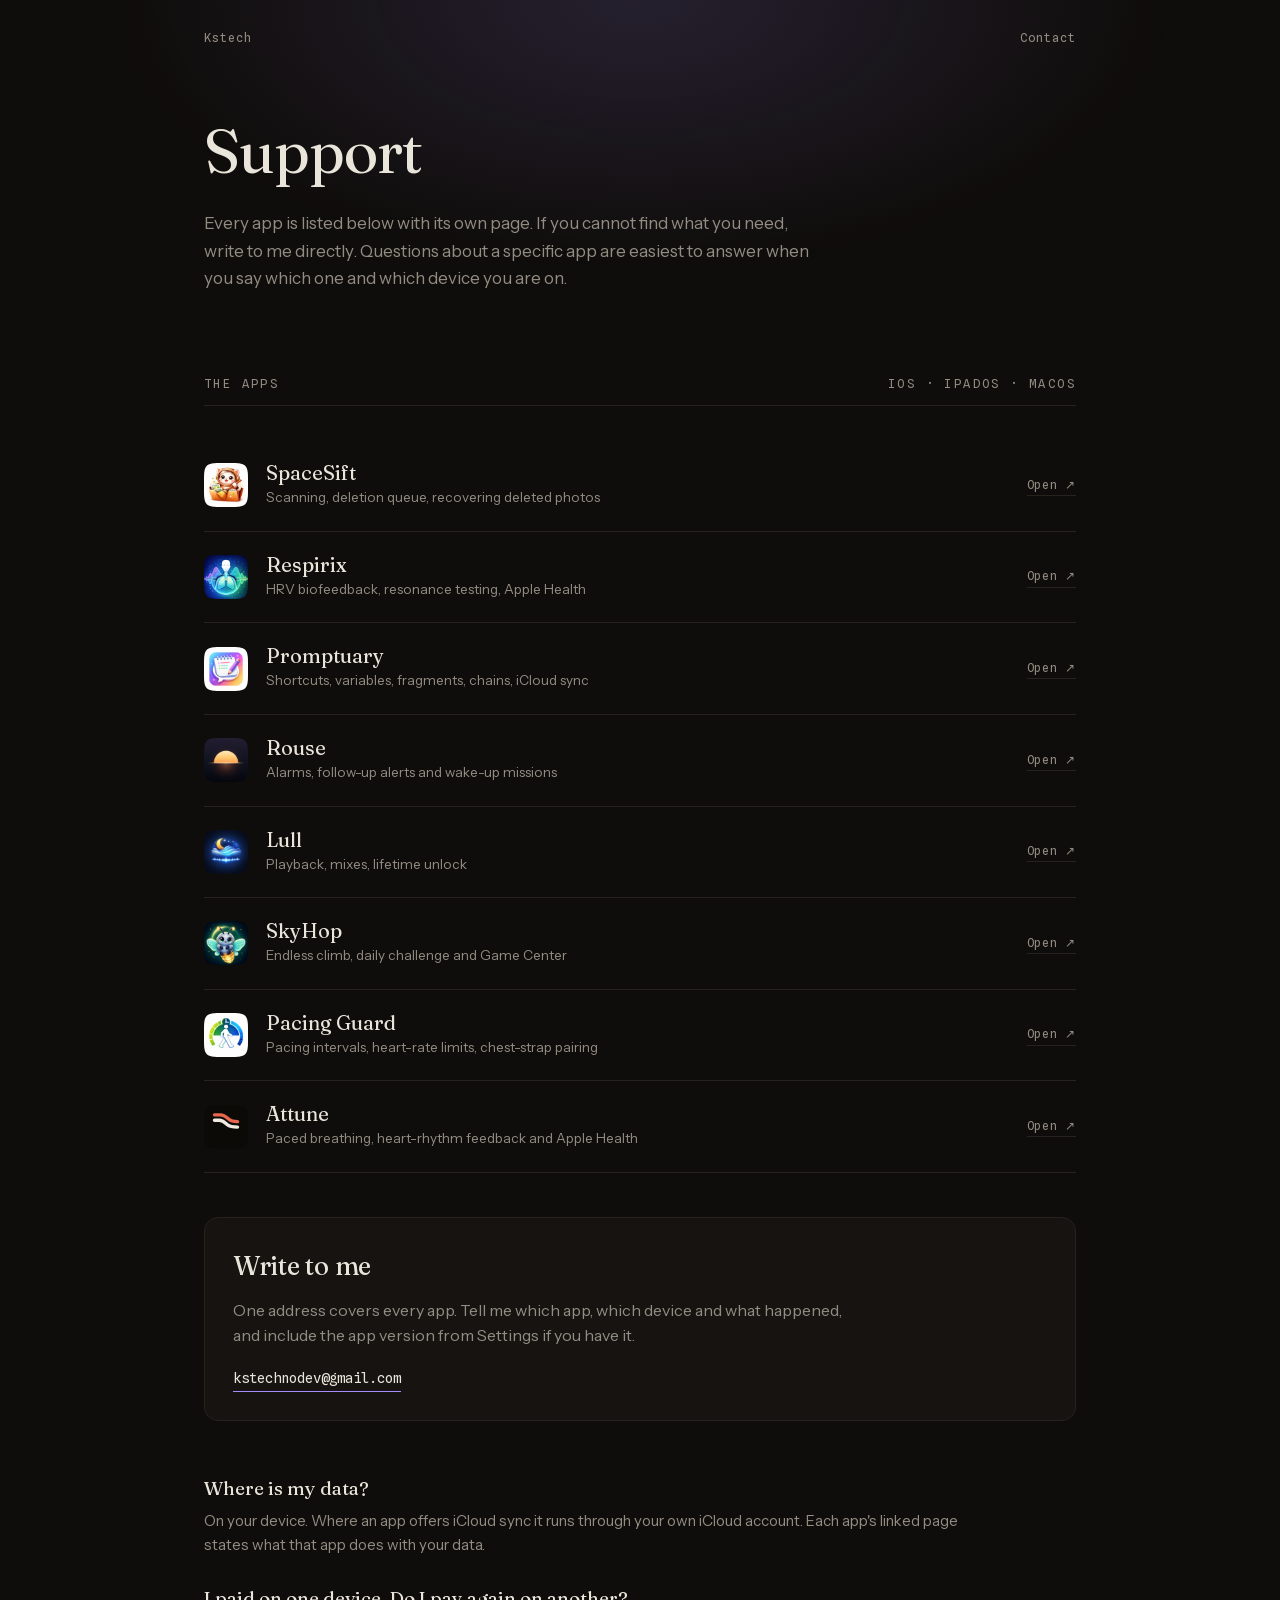
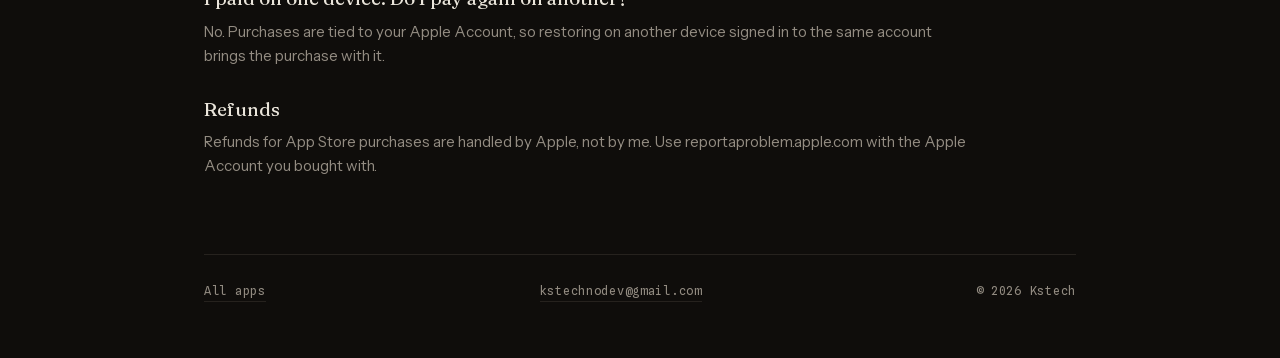
<file: support/index.html>
<!doctype html>
<html lang="en">
<head>
<meta charset="utf-8">
<meta name="viewport" content="width=device-width, initial-scale=1">
<title>Support · Kstech</title>
<meta name="description" content="Support and privacy for SpaceSift, Respirix, Promptuary, Rouse, Lull, SkyHop, Pacing Guard and Attune.">
<meta name="theme-color" content="#0F0D0B">
<meta property="og:title" content="Support · Kstech">
<meta property="og:description" content="Support and privacy for every Kstech app.">
<meta property="og:type" content="website">
<meta property="og:image" content="https://kstech.no/assets/og/kstech.png">
<meta property="og:url" content="https://kstech.no/support/">
<meta name="twitter:card" content="summary_large_image">
<link rel="icon" href="/assets/favicon-32.png" sizes="32x32">
<link rel="apple-touch-icon" href="/assets/apple-touch-icon.png">
<link rel="stylesheet" href="/assets/fonts.css">
<link rel="stylesheet" href="/assets/app.css">
<style>
  /* One page, so its handful of extra rules live here rather than in app.css */
  .apps{ list-style:none; display:grid; gap:0; }
  .apps li{
    display:grid; grid-template-columns:44px 1fr auto; gap:18px; align-items:center;
    padding:22px 0; border-bottom:1px solid var(--line);
  }
  .apps .icon{ width:44px; height:44px; font-size:18px; }
  .apps h3{ font-family:var(--serif); font-weight:430; font-size:20px; line-height:1.1; }
  .apps p{ color:var(--mist); font-size:13.5px; margin-top:3px; }
  .apps a.go{
    font-family:var(--mono); font-size:12px; letter-spacing:.06em; color:var(--mist);
    border-bottom:1px solid var(--line); padding-bottom:1px; justify-self:end;
  }
  .apps a.go:hover{ color:var(--bone); border-bottom-color:var(--accent); }
  .contact{
    margin-top:44px; padding:28px; border:1px solid var(--line); border-radius:14px;
    background:var(--card);
  }
  .contact h2{
    font-family:var(--serif); font-weight:430; font-size:26px; letter-spacing:-.01em;
  }
  .contact p{ color:var(--mist); margin-top:10px; max-width:58ch; }
  .contact a.mail{
    display:inline-block; margin-top:18px;
    font-family:var(--mono); font-size:14px; color:var(--bone);
    border-bottom:1px solid var(--accent); padding-bottom:2px;
  }
  .qa{ margin-top:52px; display:grid; gap:26px; max-width:70ch; }
  .qa h3{ font-family:var(--serif); font-weight:430; font-size:19px; margin-bottom:6px; }
  .qa p{ color:var(--mist); font-size:15px; }
  @media (max-width:640px){
    .apps li{ grid-template-columns:44px 1fr; }
    .apps a.go{ grid-column:2; justify-self:start; }
  }
</style>
</head>
<body style="--accent:#A78BFA">

<div class="ambient" aria-hidden="true"></div>
<div class="wrap">

  <header class="top">
    <a href="/">Kstech</a>
    <nav><a href="#contact">Contact</a></nav>
  </header>

  <section class="hero">
    <h1>Support</h1>
    <p class="lede">
      Every app is listed below with its own page. If you cannot find what you need,
      write to me directly. Questions about a specific app are easiest to answer when
      you say which one and which device you are on.
    </p>
  </section>

  <section class="block">
    <div class="section-label"><span>The apps</span><span>iOS · iPadOS · macOS</span></div>
    <ul class="apps">
      <li>
        <span class="icon" aria-hidden="true">S<img src="/spacesift/assets/app-icon.png" alt="" onerror="this.remove()"></span>
        <div>
          <h3>SpaceSift</h3>
          <p>Scanning, deletion queue, recovering deleted photos</p>
        </div>
        <a class="go" href="https://spacesift-website.pages.dev/">Open ↗</a>
      </li>
      <li>
        <span class="icon" aria-hidden="true">R<img src="/respirix/assets/app-icon.png" alt="" onerror="this.remove()"></span>
        <div>
          <h3>Respirix</h3>
          <p>HRV biofeedback, resonance testing, Apple Health</p>
        </div>
        <a class="go" href="https://respirix-website.pages.dev/">Open ↗</a>
      </li>
      <li>
        <span class="icon" aria-hidden="true">Pr<img src="/promptuary/assets/app-icon.png" alt="" onerror="this.remove()"></span>
        <div>
          <h3>Promptuary</h3>
          <p>Shortcuts, variables, fragments, chains, iCloud sync</p>
        </div>
        <a class="go" href="https://promptuary-website.pages.dev/">Open ↗</a>
      </li>
      <li>
        <span class="icon" aria-hidden="true">R<img src="/assets/apps/rouse.png" alt="" onerror="this.remove()"></span>
        <div>
          <h3>Rouse</h3>
          <p>Alarms, follow-up alerts and wake-up missions</p>
        </div>
        <a class="go" href="https://rouseapp.pages.dev/">Open ↗</a>
      </li>
      <li>
        <span class="icon" aria-hidden="true">L<img src="/assets/apps/lull.png" alt="" onerror="this.remove()"></span>
        <div>
          <h3>Lull</h3>
          <p>Playback, mixes, lifetime unlock</p>
        </div>
        <a class="go" href="https://lull-website.pages.dev/">Open ↗</a>
      </li>
      <li>
        <span class="icon" aria-hidden="true">S<img src="/assets/apps/skyhop.png" alt="" onerror="this.remove()"></span>
        <div>
          <h3>SkyHop</h3>
          <p>Endless climb, daily challenge and Game Center</p>
        </div>
        <a class="go" href="https://skyhop-a7j.pages.dev/">Open ↗</a>
      </li>
      <li>
        <span class="icon" aria-hidden="true">P<img src="/pacingguard/assets/app-icon.png" alt="" onerror="this.remove()"></span>
        <div>
          <h3>Pacing Guard</h3>
          <p>Pacing intervals, heart-rate limits, chest-strap pairing</p>
        </div>
        <a class="go" href="https://pacingguard-website.pages.dev/">Open ↗</a>
      </li>
      <li>
        <span class="icon" aria-hidden="true">A<img src="/assets/apps/attune.svg" alt="" onerror="this.remove()"></span>
        <div>
          <h3>Attune</h3>
          <p>Paced breathing, heart-rhythm feedback and Apple Health</p>
        </div>
        <a class="go" href="https://attune-ev8.pages.dev/">Open ↗</a>
      </li>
    </ul>

    <div class="contact" id="contact">
      <h2>Write to me</h2>
      <p>
        One address covers every app. Tell me which app, which device and what happened,
        and include the app version from Settings if you have it.
      </p>
      <a class="mail" href="mailto:kstechnodev@gmail.com">kstechnodev@gmail.com</a>
    </div>

    <div class="qa">
      <div>
        <h3>Where is my data?</h3>
        <p>
          On your device. Where an app offers iCloud sync it runs through your own iCloud
          account. Each app's linked page states what that app does with your data.
        </p>
      </div>
      <div>
        <h3>I paid on one device. Do I pay again on another?</h3>
        <p>
          No. Purchases are tied to your Apple Account, so restoring on another device
          signed in to the same account brings the purchase with it.
        </p>
      </div>
      <div>
        <h3>Refunds</h3>
        <p>
          Refunds for App Store purchases are handled by Apple, not by me. Use
          reportaproblem.apple.com with the Apple Account you bought with.
        </p>
      </div>
    </div>
  </section>

  <footer>
    <a href="/">All apps</a>
    <a href="mailto:kstechnodev@gmail.com">kstechnodev@gmail.com</a>
    <span>© 2026 Kstech</span>
  </footer>

</div>
</body>
</html>
</file>
<file: assets/fonts.css>
/* Self-hosted webfonts. All three are licensed under the SIL Open Font License 1.1:
   Fraunces (Undercase), Instrument Sans (Rodrigo Fuenzalida & Jordan Egstad),
   Spline Sans Mono (Eben Sorkin). Subsets: latin, latin-ext.
   Regenerate by refetching the Google Fonts CSS and swapping the files here. */

/* Fraunces 430 · latin-ext */
@font-face {
  font-family: 'Fraunces';
  font-style: normal;
  font-weight: 430;
  font-display: swap;
  src: url(fonts/fraunces-latin-ext-1fba8b.woff2) format('woff2');
  unicode-range: U+0100-02BA, U+02BD-02C5, U+02C7-02CC, U+02CE-02D7, U+02DD-02FF, U+0304, U+0308, U+0329, U+1D00-1DBF, U+1E00-1E9F, U+1EF2-1EFF, U+2020, U+20A0-20AB, U+20AD-20C0, U+2113, U+2C60-2C7F, U+A720-A7FF;
}

/* Fraunces 430 · latin */
@font-face {
  font-family: 'Fraunces';
  font-style: normal;
  font-weight: 430;
  font-display: swap;
  src: url(fonts/fraunces-latin-63f165.woff2) format('woff2');
  unicode-range: U+0000-00FF, U+0131, U+0152-0153, U+02BB-02BC, U+02C6, U+02DA, U+02DC, U+0304, U+0308, U+0329, U+2000-206F, U+20AC, U+2122, U+2191, U+2193, U+2212, U+2215, U+FEFF, U+FFFD;
}

/* Fraunces 560 · latin-ext */
@font-face {
  font-family: 'Fraunces';
  font-style: normal;
  font-weight: 560;
  font-display: swap;
  src: url(fonts/fraunces-latin-ext-1fba8b.woff2) format('woff2');
  unicode-range: U+0100-02BA, U+02BD-02C5, U+02C7-02CC, U+02CE-02D7, U+02DD-02FF, U+0304, U+0308, U+0329, U+1D00-1DBF, U+1E00-1E9F, U+1EF2-1EFF, U+2020, U+20A0-20AB, U+20AD-20C0, U+2113, U+2C60-2C7F, U+A720-A7FF;
}

/* Fraunces 560 · latin */
@font-face {
  font-family: 'Fraunces';
  font-style: normal;
  font-weight: 560;
  font-display: swap;
  src: url(fonts/fraunces-latin-63f165.woff2) format('woff2');
  unicode-range: U+0000-00FF, U+0131, U+0152-0153, U+02BB-02BC, U+02C6, U+02DA, U+02DC, U+0304, U+0308, U+0329, U+2000-206F, U+20AC, U+2122, U+2191, U+2193, U+2212, U+2215, U+FEFF, U+FFFD;
}

/* Instrument Sans 400 · latin-ext */
@font-face {
  font-family: 'Instrument Sans';
  font-style: normal;
  font-weight: 400;
  font-stretch: 100%;
  font-display: swap;
  src: url(fonts/instrument-sans-latin-ext-416253.woff2) format('woff2');
  unicode-range: U+0100-02BA, U+02BD-02C5, U+02C7-02CC, U+02CE-02D7, U+02DD-02FF, U+0304, U+0308, U+0329, U+1D00-1DBF, U+1E00-1E9F, U+1EF2-1EFF, U+2020, U+20A0-20AB, U+20AD-20C0, U+2113, U+2C60-2C7F, U+A720-A7FF;
}

/* Instrument Sans 400 · latin */
@font-face {
  font-family: 'Instrument Sans';
  font-style: normal;
  font-weight: 400;
  font-stretch: 100%;
  font-display: swap;
  src: url(fonts/instrument-sans-latin-e190a6.woff2) format('woff2');
  unicode-range: U+0000-00FF, U+0131, U+0152-0153, U+02BB-02BC, U+02C6, U+02DA, U+02DC, U+0304, U+0308, U+0329, U+2000-206F, U+20AC, U+2122, U+2191, U+2193, U+2212, U+2215, U+FEFF, U+FFFD;
}

/* Instrument Sans 500 · latin-ext */
@font-face {
  font-family: 'Instrument Sans';
  font-style: normal;
  font-weight: 500;
  font-stretch: 100%;
  font-display: swap;
  src: url(fonts/instrument-sans-latin-ext-416253.woff2) format('woff2');
  unicode-range: U+0100-02BA, U+02BD-02C5, U+02C7-02CC, U+02CE-02D7, U+02DD-02FF, U+0304, U+0308, U+0329, U+1D00-1DBF, U+1E00-1E9F, U+1EF2-1EFF, U+2020, U+20A0-20AB, U+20AD-20C0, U+2113, U+2C60-2C7F, U+A720-A7FF;
}

/* Instrument Sans 500 · latin */
@font-face {
  font-family: 'Instrument Sans';
  font-style: normal;
  font-weight: 500;
  font-stretch: 100%;
  font-display: swap;
  src: url(fonts/instrument-sans-latin-e190a6.woff2) format('woff2');
  unicode-range: U+0000-00FF, U+0131, U+0152-0153, U+02BB-02BC, U+02C6, U+02DA, U+02DC, U+0304, U+0308, U+0329, U+2000-206F, U+20AC, U+2122, U+2191, U+2193, U+2212, U+2215, U+FEFF, U+FFFD;
}

/* Spline Sans Mono 400 · latin-ext */
@font-face {
  font-family: 'Spline Sans Mono';
  font-style: normal;
  font-weight: 400;
  font-display: swap;
  src: url(fonts/spline-sans-mono-latin-ext-62a811.woff2) format('woff2');
  unicode-range: U+0100-02BA, U+02BD-02C5, U+02C7-02CC, U+02CE-02D7, U+02DD-02FF, U+0304, U+0308, U+0329, U+1D00-1DBF, U+1E00-1E9F, U+1EF2-1EFF, U+2020, U+20A0-20AB, U+20AD-20C0, U+2113, U+2C60-2C7F, U+A720-A7FF;
}

/* Spline Sans Mono 400 · latin */
@font-face {
  font-family: 'Spline Sans Mono';
  font-style: normal;
  font-weight: 400;
  font-display: swap;
  src: url(fonts/spline-sans-mono-latin-53329b.woff2) format('woff2');
  unicode-range: U+0000-00FF, U+0131, U+0152-0153, U+02BB-02BC, U+02C6, U+02DA, U+02DC, U+0304, U+0308, U+0329, U+2000-206F, U+20AC, U+2122, U+2191, U+2193, U+2212, U+2215, U+FEFF, U+FFFD;
}

/* Spline Sans Mono 500 · latin-ext */
@font-face {
  font-family: 'Spline Sans Mono';
  font-style: normal;
  font-weight: 500;
  font-display: swap;
  src: url(fonts/spline-sans-mono-latin-ext-62a811.woff2) format('woff2');
  unicode-range: U+0100-02BA, U+02BD-02C5, U+02C7-02CC, U+02CE-02D7, U+02DD-02FF, U+0304, U+0308, U+0329, U+1D00-1DBF, U+1E00-1E9F, U+1EF2-1EFF, U+2020, U+20A0-20AB, U+20AD-20C0, U+2113, U+2C60-2C7F, U+A720-A7FF;
}

/* Spline Sans Mono 500 · latin */
@font-face {
  font-family: 'Spline Sans Mono';
  font-style: normal;
  font-weight: 500;
  font-display: swap;
  src: url(fonts/spline-sans-mono-latin-53329b.woff2) format('woff2');
  unicode-range: U+0000-00FF, U+0131, U+0152-0153, U+02BB-02BC, U+02C6, U+02DA, U+02DC, U+0304, U+0308, U+0329, U+2000-206F, U+20AC, U+2122, U+2191, U+2193, U+2212, U+2215, U+FEFF, U+FFFD;
}
</file>
<file: assets/app.css>
/* Shared stylesheet for every app page and for /support/.
   The only thing a page changes is --accent on <body>. Keep it to one
   color per app: the tint, the links, the buttons and the ambient wash
   all read from it. */

:root{
  --ink:#0F0D0B;
  --card:#161311;
  --line:#26221E;
  --bone:#EAE5DB;
  --mist:#938C82;
  --serif:"Fraunces", Georgia, "Times New Roman", serif;
  --sans:"Instrument Sans", system-ui, -apple-system, sans-serif;
  --mono:"Spline Sans Mono", ui-monospace, "SF Mono", Menlo, monospace;
  --squircle:url("/assets/squircle.svg");
  --accent:#938C82;
}

*{ box-sizing:border-box; margin:0; padding:0; }
html{ scroll-behavior:smooth; }
body{
  background:var(--ink);
  color:var(--bone);
  font-family:var(--sans);
  font-size:16px;
  line-height:1.6;
  -webkit-font-smoothing:antialiased;
}
a{ color:inherit; text-decoration:none; }
:focus-visible{ outline:2px solid var(--bone); outline-offset:3px; border-radius:2px; }

.ambient{
  position:fixed; inset:0; z-index:-1; pointer-events:none;
  background:radial-gradient(58% 42% at 50% 0%,
    color-mix(in srgb, var(--accent) 15%, transparent) 0%, transparent 72%);
}
@supports not (background: color-mix(in srgb, red 10%, blue)){
  .ambient{ display:none; }
}

.wrap{ max-width:920px; margin:0 auto; padding:0 24px; }

/* ---------- header ---------- */
.top{
  display:flex; justify-content:space-between; align-items:baseline;
  padding:28px 0 0; gap:20px;
  font-family:var(--mono); font-size:12px; letter-spacing:.08em;
  color:var(--mist);
}
.top a:hover{ color:var(--bone); }
.top nav{ display:flex; gap:20px; }

/* ---------- hero ---------- */
.hero{ padding:72px 0 56px; display:grid; gap:28px; }
.hero .id{ display:flex; align-items:center; gap:22px; }
.icon{
  width:88px; height:88px; flex:none;
  display:grid; place-items:center;
  font-family:var(--serif); font-weight:560; font-size:34px; color:var(--accent);
  background:radial-gradient(120% 120% at 20% 15%,
    color-mix(in srgb, var(--accent) 16%, var(--card)) 0%, var(--card) 70%);
  -webkit-mask-image:var(--squircle); mask-image:var(--squircle);
  -webkit-mask-size:100% 100%; mask-size:100% 100%;
  position:relative; overflow:hidden;
}
.icon img{ position:absolute; inset:0; width:100%; height:100%; object-fit:cover; }
h1{
  font-family:var(--serif); font-weight:430;
  font-size:clamp(38px, 7vw, 62px); line-height:1.02; letter-spacing:-.015em;
}
.tagline{
  font-family:var(--serif); font-weight:430; font-style:italic;
  font-size:clamp(21px, 3.4vw, 28px); line-height:1.25; color:var(--bone);
  max-width:22ch;
}
.hero p.lede{ color:var(--mist); max-width:56ch; font-size:17px; }
.facts{
  font-family:var(--mono); font-size:12px; letter-spacing:.06em; color:var(--mist);
  display:flex; flex-wrap:wrap; gap:6px 0; align-items:center;
}
.facts .sep{ padding:0 10px; color:var(--line); }

.cta{
  display:inline-flex; align-items:center; gap:9px; justify-self:start;
  padding:12px 20px; border-radius:11px;
  border:1px solid color-mix(in srgb, var(--accent) 45%, var(--line));
  color:var(--accent);
  font-family:var(--mono); font-size:13px; letter-spacing:.06em;
  transition:background-color .25s ease, border-color .25s ease;
}
.cta:hover{
  background:color-mix(in srgb, var(--accent) 10%, transparent);
  border-color:var(--accent);
}
.cta.pending{ color:var(--mist); border-style:dashed; pointer-events:none; }

/* ---------- sections ---------- */
section.block{ padding:26px 0 0; }
.section-label{
  border-bottom:1px solid var(--line); padding-bottom:12px; margin-bottom:34px;
  font-family:var(--mono); font-size:12px; letter-spacing:.2em;
  text-transform:uppercase; color:var(--mist);
  display:flex; justify-content:space-between; align-items:baseline; gap:16px;
}
.feats{ display:grid; grid-template-columns:repeat(2,1fr); gap:34px 40px; list-style:none; }
.feats h3{
  font-family:var(--serif); font-weight:430; font-size:22px; line-height:1.15;
  letter-spacing:-.01em; margin-bottom:8px;
}
.feats p{ color:var(--mist); font-size:15.5px; }
.feats li::before{
  content:""; display:block; width:22px; height:1px;
  background:var(--accent); opacity:.7; margin-bottom:16px;
}

.note{
  margin-top:44px; padding:22px 24px; border:1px solid var(--line); border-radius:12px;
  background:var(--card); color:var(--mist); font-size:14.5px; max-width:70ch;
}
.note strong{ color:var(--bone); font-weight:500; }

/* ---------- footer ---------- */
footer{
  margin-top:76px; padding:26px 0 56px; border-top:1px solid var(--line);
  font-family:var(--mono); font-size:12px; letter-spacing:.06em; color:var(--mist);
  display:flex; flex-wrap:wrap; gap:10px 28px; justify-content:space-between;
}
footer a{ border-bottom:1px solid var(--line); padding-bottom:1px; }
footer a:hover{ color:var(--bone); }

/* ---------- motion ---------- */
@view-transition{ navigation:auto; }
@media (prefers-reduced-motion: no-preference){
  /* `backwards` fill, with the hidden state only inside the keyframe. If these
     animations never run, the content is simply there. Putting opacity:0 in the
     rule itself would make an unplayed animation mean an invisible page. */
  .hero > *, .block{ animation:rise .6s ease backwards; }
  .hero .id{ animation-delay:.04s }
  .hero .tagline{ animation-delay:.1s }
  .hero .lede{ animation-delay:.16s }
  .hero .facts{ animation-delay:.22s }
  .hero .cta{ animation-delay:.28s }
  .block{ animation-delay:.34s }
  @keyframes rise{ from{ opacity:0; transform:translateY(10px); } }
}
@media (prefers-reduced-motion: reduce){
  ::view-transition-group(*),
  ::view-transition-old(*),
  ::view-transition-new(*){ animation:none !important; }
}

/* ---------- mobile ---------- */
@media (max-width:640px){
  .feats{ grid-template-columns:1fr; gap:30px; }
  .icon{ width:68px; height:68px; font-size:27px; }
  .hero{ padding:56px 0 44px; }
}
</file>
